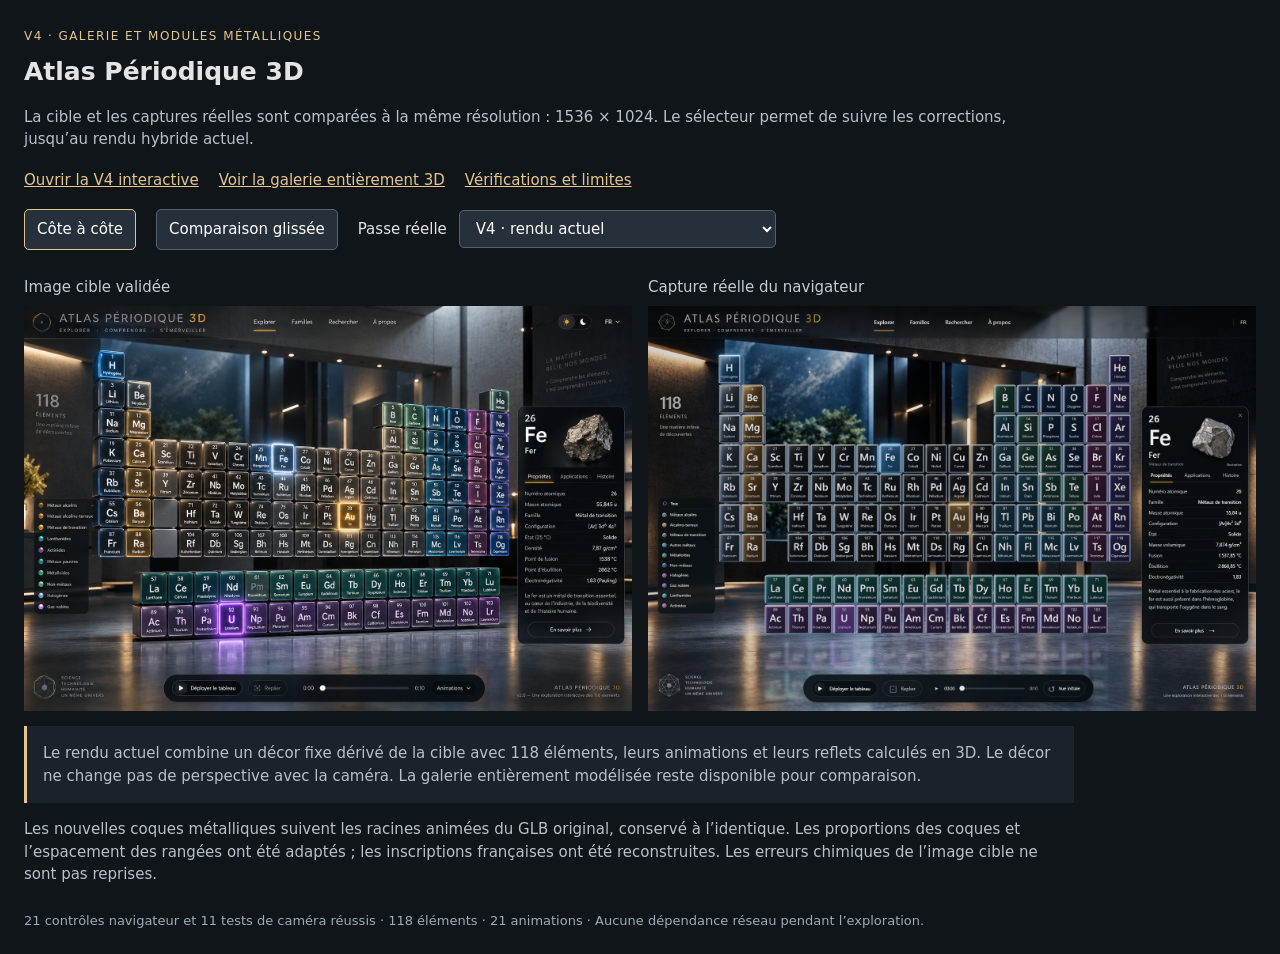
<file: comparatif.html>
<!doctype html>
<html lang="fr"><meta charset="utf-8"><meta name="viewport" content="width=device-width,initial-scale=1">
<title>Atlas V4 — comparaison avec la cible</title>
<style>
*{box-sizing:border-box}body{margin:0;background:#10151a;color:#e1e5e8;font:15px/1.5 system-ui,sans-serif}main{max-width:1568px;margin:auto;padding:24px}h1{font-size:25px;margin:0 0 8px}p{max-width:1050px;color:#b8c0c8}a{color:#e4c58e}nav{display:flex;gap:20px;flex-wrap:wrap;margin:18px 0}button,select,input{font:inherit}button,select{background:#25303a;color:#fff;border:1px solid #55606a;padding:8px 12px;border-radius:5px}button[aria-pressed=true]{border-color:#e4c58e}label{display:flex;gap:12px;align-items:center}input{accent-color:#e4c58e;flex:1}figure{margin:0}figcaption{padding:8px 0;color:#c4ccd3}.pair{display:grid;grid-template-columns:1fr 1fr;gap:16px}img{width:100%;display:block}.swipe{position:relative;aspect-ratio:3/2;overflow:hidden}.swipe img{position:absolute;inset:0}.swipe .actual{clip-path:inset(0 50% 0 0)}.divider{position:absolute;top:0;bottom:0;width:2px;left:50%;background:#e4c58e}.pill{display:inline-block;color:#e4c58e;font-size:12px;letter-spacing:.12em;text-transform:uppercase;margin-bottom:8px}#slider{margin:18px 0}.note{padding:16px;background:#1b2229;border-left:3px solid #e4c58e}footer{margin-top:25px;font-size:13px;color:#9eabb5}[hidden]{display:none!important}@media(max-width:750px){.pair{grid-template-columns:1fr}main{padding:16px}}
</style><main>
<span class="pill">V4 · Galerie et modules métalliques</span>
<h1>Atlas Périodique 3D</h1>
<p>La cible et les captures réelles sont comparées à la même résolution : 1536 × 1024. Le sélecteur permet de suivre les corrections, jusqu’au rendu hybride actuel.</p>
<nav><a href="./">Ouvrir la V4 interactive</a><a href="./?gallery=3d">Voir la galerie entièrement 3D</a><a href="docs/VALIDATION.md">Vérifications et limites</a></nav>
<nav aria-label="Mode de comparaison"><button id="side" aria-pressed="true">Côte à côte</button><button id="wipe" aria-pressed="false">Comparaison glissée</button><label>Passe réelle <select id="pass"><option value="museum-final.png">V4 · rendu actuel</option><option value="museum-pass-07.png">7 · décor préparé à partir de la cible</option><option value="museum-pass-06.png">6 · galerie entièrement 3D</option><option value="museum-pass-03.png">3 · matières et textes corrigés</option><option value="museum-pass-01.png">1 · première intégration</option><option value="base-final.png">V3 · ancienne base</option></select></label></nav>
<div class="pair" id="pair"><figure><figcaption>Image cible validée</figcaption><img src="docs/visual_target.png" alt="Cible Dream Loop : tableau dans une galerie sombre"></figure><figure><figcaption>Capture réelle du navigateur</figcaption><img class="real" src="docs/museum-final.png" alt="Rendu réel V4"></figure></div>
<div id="overlay" hidden><p>À gauche : capture réelle. À droite : cible.</p><div class="swipe"><img src="docs/visual_target.png" alt="Cible"><img class="real actual" src="docs/museum-final.png" alt="Capture réelle"><span class="divider" aria-hidden="true"></span></div><label id="slider">Révéler la capture réelle <input type="range" min="0" max="100" value="50" aria-label="Part de la capture réelle affichée"></label></div>
<p class="note">Le rendu actuel combine un décor fixe dérivé de la cible avec 118 éléments, leurs animations et leurs reflets calculés en 3D. Le décor ne change pas de perspective avec la caméra. La galerie entièrement modélisée reste disponible pour comparaison.</p>
<p>Les nouvelles coques métalliques suivent les racines animées du GLB original, conservé à l’identique. Les proportions des coques et l’espacement des rangées ont été adaptés ; les inscriptions françaises ont été reconstruites. Les erreurs chimiques de l’image cible ne sont pas reprises.</p>
<footer>21 contrôles navigateur et 11 tests de caméra réussis · 118 éléments · 21 animations · Aucune dépendance réseau pendant l’exploration.</footer></main>
<script>
const side=document.querySelector('#side'),wipe=document.querySelector('#wipe');
function mode(overlay){document.querySelector('#pair').hidden=overlay;document.querySelector('#overlay').hidden=!overlay;side.setAttribute('aria-pressed',String(!overlay));wipe.setAttribute('aria-pressed',String(overlay));}
side.onclick=()=>mode(false);wipe.onclick=()=>mode(true);
document.querySelector('#pass').onchange=e=>document.querySelectorAll('.real').forEach(img=>img.src='docs/'+e.target.value);
document.querySelector('#slider input').oninput=e=>{document.querySelector('.actual').style.clipPath='inset(0 '+(100-e.target.value)+'% 0 0)';document.querySelector('.divider').style.left=e.target.value+'%';};
</script></html>
</file>
